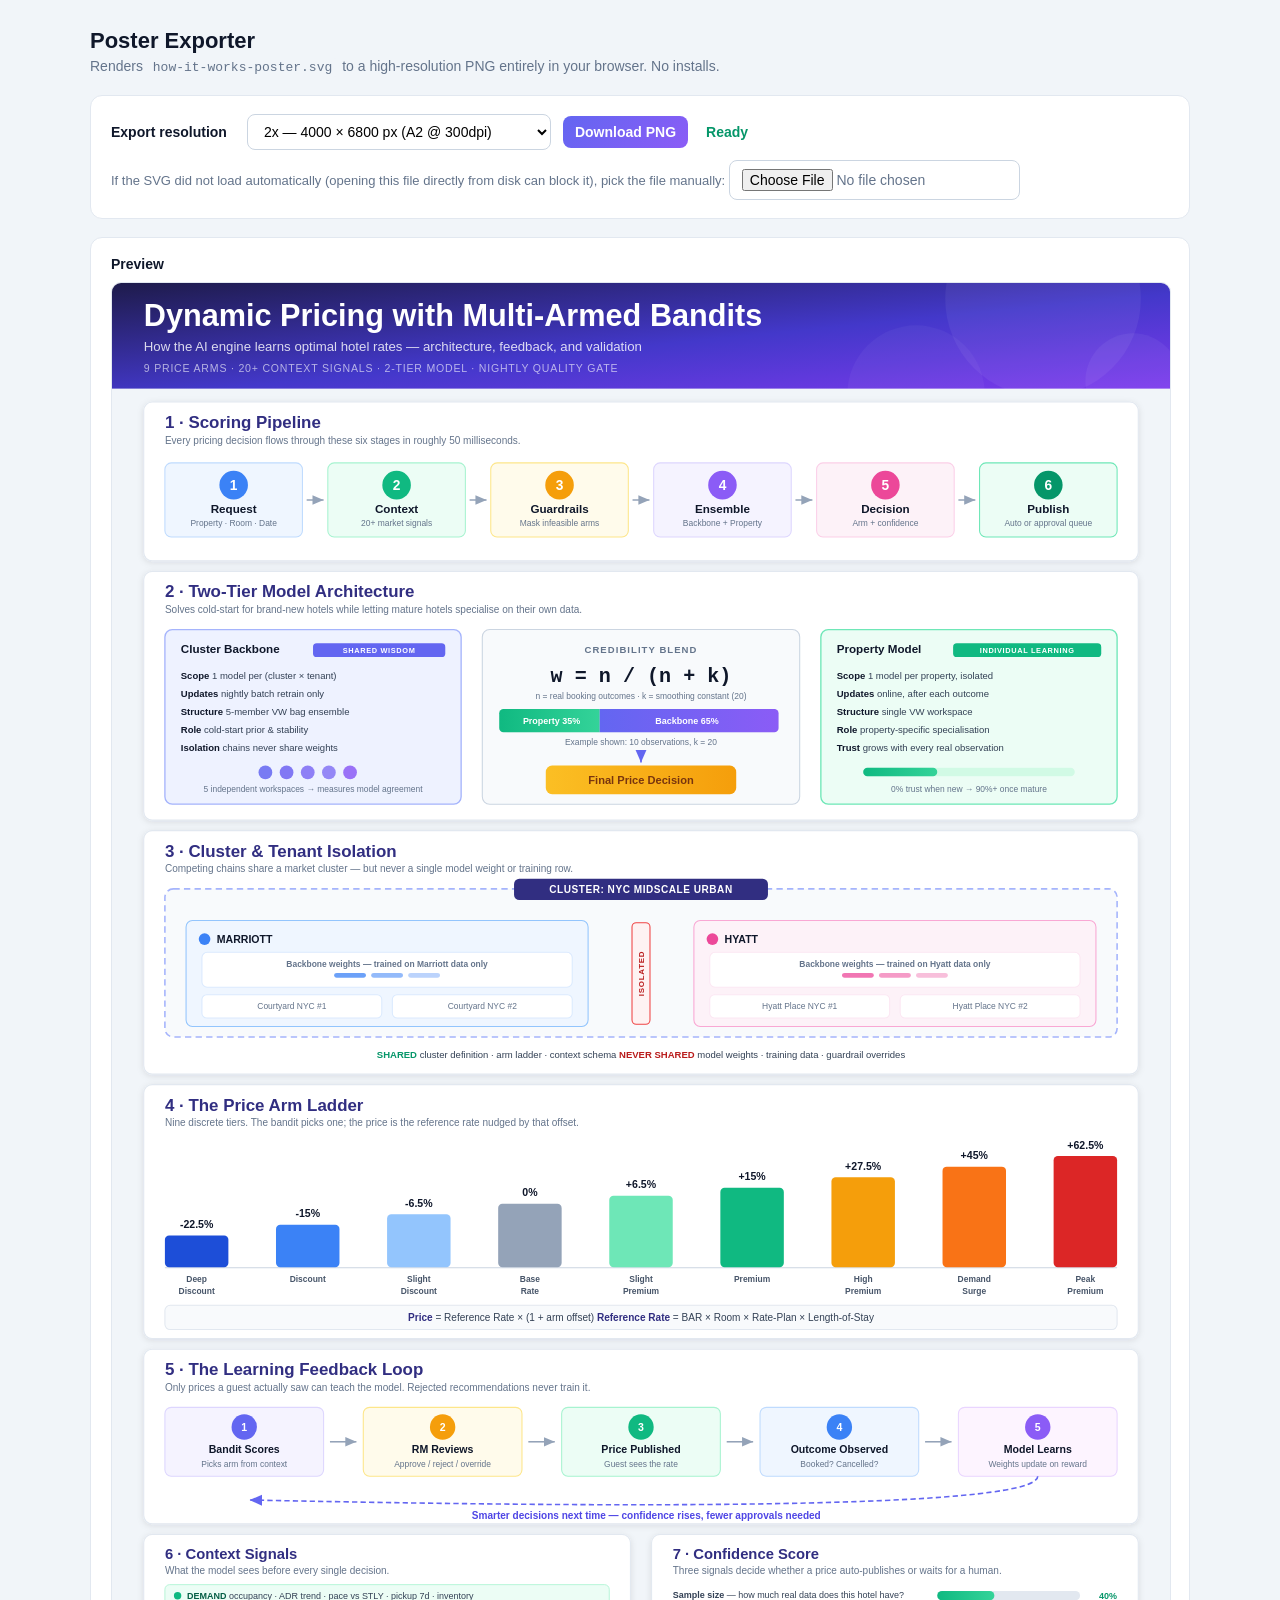
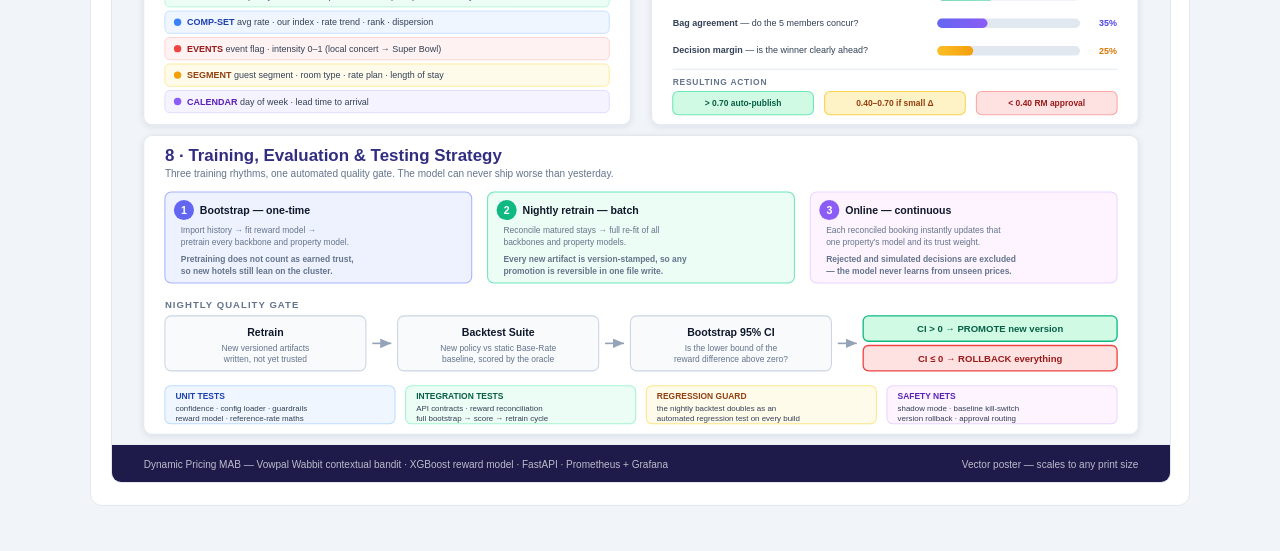
<file: docs/poster/export-poster.html>
<!DOCTYPE html>
<html lang="en">
<head>
<meta charset="UTF-8">
<title>Poster Exporter — Dynamic Pricing MAB</title>
<style>
  body { font-family: 'Segoe UI', Arial, sans-serif; background:#f1f5f9; margin:0; padding:28px; color:#0f172a; }
  .wrap { max-width: 1100px; margin: 0 auto; }
  h1 { font-size: 22px; margin: 0 0 4px; }
  p.sub { color:#64748b; margin: 0 0 20px; font-size: 14px; }
  .panel { background:#fff; border:1px solid #e2e8f0; border-radius:12px; padding:18px 20px; margin-bottom:18px; }
  label { font-weight:600; font-size:14px; margin-right:8px; }
  select, button, input[type=file] { font-size:14px; padding:8px 12px; border-radius:8px; border:1px solid #cbd5e1; background:#fff; }
  button { background:linear-gradient(135deg,#6366f1,#8b5cf6); color:#fff; border:none; font-weight:700; cursor:pointer; }
  button:hover { filter:brightness(1.08); }
  button:disabled { opacity:.5; cursor:not-allowed; filter:none; }
  .row { display:flex; align-items:center; gap:12px; flex-wrap:wrap; }
  .hint { font-size:13px; color:#64748b; margin-top:10px; }
  #status { font-size:14px; font-weight:600; margin-left:6px; }
  #preview { width:100%; border:1px solid #e2e8f0; border-radius:10px; background:#fff; }
  code { background:#f1f5f9; padding:2px 6px; border-radius:4px; font-size:13px; }
</style>
</head>
<body>
<div class="wrap">
  <h1>Poster Exporter</h1>
  <p class="sub">Renders <code>how-it-works-poster.svg</code> to a high-resolution PNG entirely in your browser. No installs.</p>

  <div class="panel">
    <div class="row">
      <label for="scale">Export resolution</label>
      <select id="scale">
        <option value="1">1x &mdash; 2000 &times; 3400 px (screen)</option>
        <option value="2" selected>2x &mdash; 4000 &times; 6800 px (A2 @ 300dpi)</option>
        <option value="3">3x &mdash; 6000 &times; 10200 px (A1 @ 300dpi)</option>
        <option value="4">4x &mdash; 8000 &times; 13600 px (A0 / large format)</option>
      </select>
      <button id="btnPng" disabled>Download PNG</button>
      <span id="status">Loading SVG&hellip;</span>
    </div>
    <div class="hint">
      If the SVG did not load automatically (opening this file directly from disk can block it),
      pick the file manually: <input type="file" id="picker" accept=".svg,image/svg+xml">
    </div>
  </div>

  <div class="panel">
    <div style="font-weight:600; font-size:14px; margin-bottom:10px;">Preview</div>
    <img id="preview" alt="Poster preview">
  </div>
</div>

<script>
const SVG_FILE = 'how-it-works-poster.svg';
const W = 2000, H = 3400;
let svgText = null;

const statusEl  = document.getElementById('status');
const btnPng    = document.getElementById('btnPng');
const scaleSel  = document.getElementById('scale');
const previewEl = document.getElementById('preview');
const pickerEl  = document.getElementById('picker');

function setStatus(msg, ok) {
  statusEl.textContent = msg;
  statusEl.style.color = ok ? '#059669' : '#b91c1c';
}

function svgToDataUri(text) {
  // encodeURIComponent keeps UTF-8 entities intact for the Image loader
  return 'data:image/svg+xml;charset=utf-8,' + encodeURIComponent(text);
}

function useSvg(text) {
  svgText = text;
  previewEl.src = svgToDataUri(text);
  btnPng.disabled = false;
  setStatus('Ready', true);
}

// Try to fetch the SVG sitting next to this HTML file
fetch(SVG_FILE)
  .then(r => { if (!r.ok) throw new Error(r.status); return r.text(); })
  .then(useSvg)
  .catch(() => setStatus('Could not auto-load — use the file picker below', false));

pickerEl.addEventListener('change', e => {
  const f = e.target.files[0];
  if (!f) return;
  const fr = new FileReader();
  fr.onload = () => useSvg(fr.result);
  fr.readAsText(f);
});

btnPng.addEventListener('click', () => {
  if (!svgText) return;
  const scale = parseInt(scaleSel.value, 10);
  setStatus('Rendering at ' + scale + 'x\u2026', true);
  btnPng.disabled = true;

  const img = new Image();
  img.onload = () => {
    const canvas = document.createElement('canvas');
    canvas.width  = W * scale;
    canvas.height = H * scale;
    const ctx = canvas.getContext('2d');
    // white backing so the PNG is not transparent when printed
    ctx.fillStyle = '#f1f5f9';
    ctx.fillRect(0, 0, canvas.width, canvas.height);
    ctx.drawImage(img, 0, 0, canvas.width, canvas.height);

    canvas.toBlob(blob => {
      const url = URL.createObjectURL(blob);
      const a = document.createElement('a');
      a.href = url;
      a.download = 'dynamic-pricing-how-it-works-' + scale + 'x.png';
      a.click();
      URL.revokeObjectURL(url);
      setStatus('Downloaded at ' + canvas.width + ' \u00d7 ' + canvas.height + ' px', true);
      btnPng.disabled = false;
    }, 'image/png');
  };
  img.onerror = () => {
    setStatus('Render failed', false);
    btnPng.disabled = false;
  };
  img.src = svgToDataUri(svgText);
});
</script>
</body>
</html>
</file>
